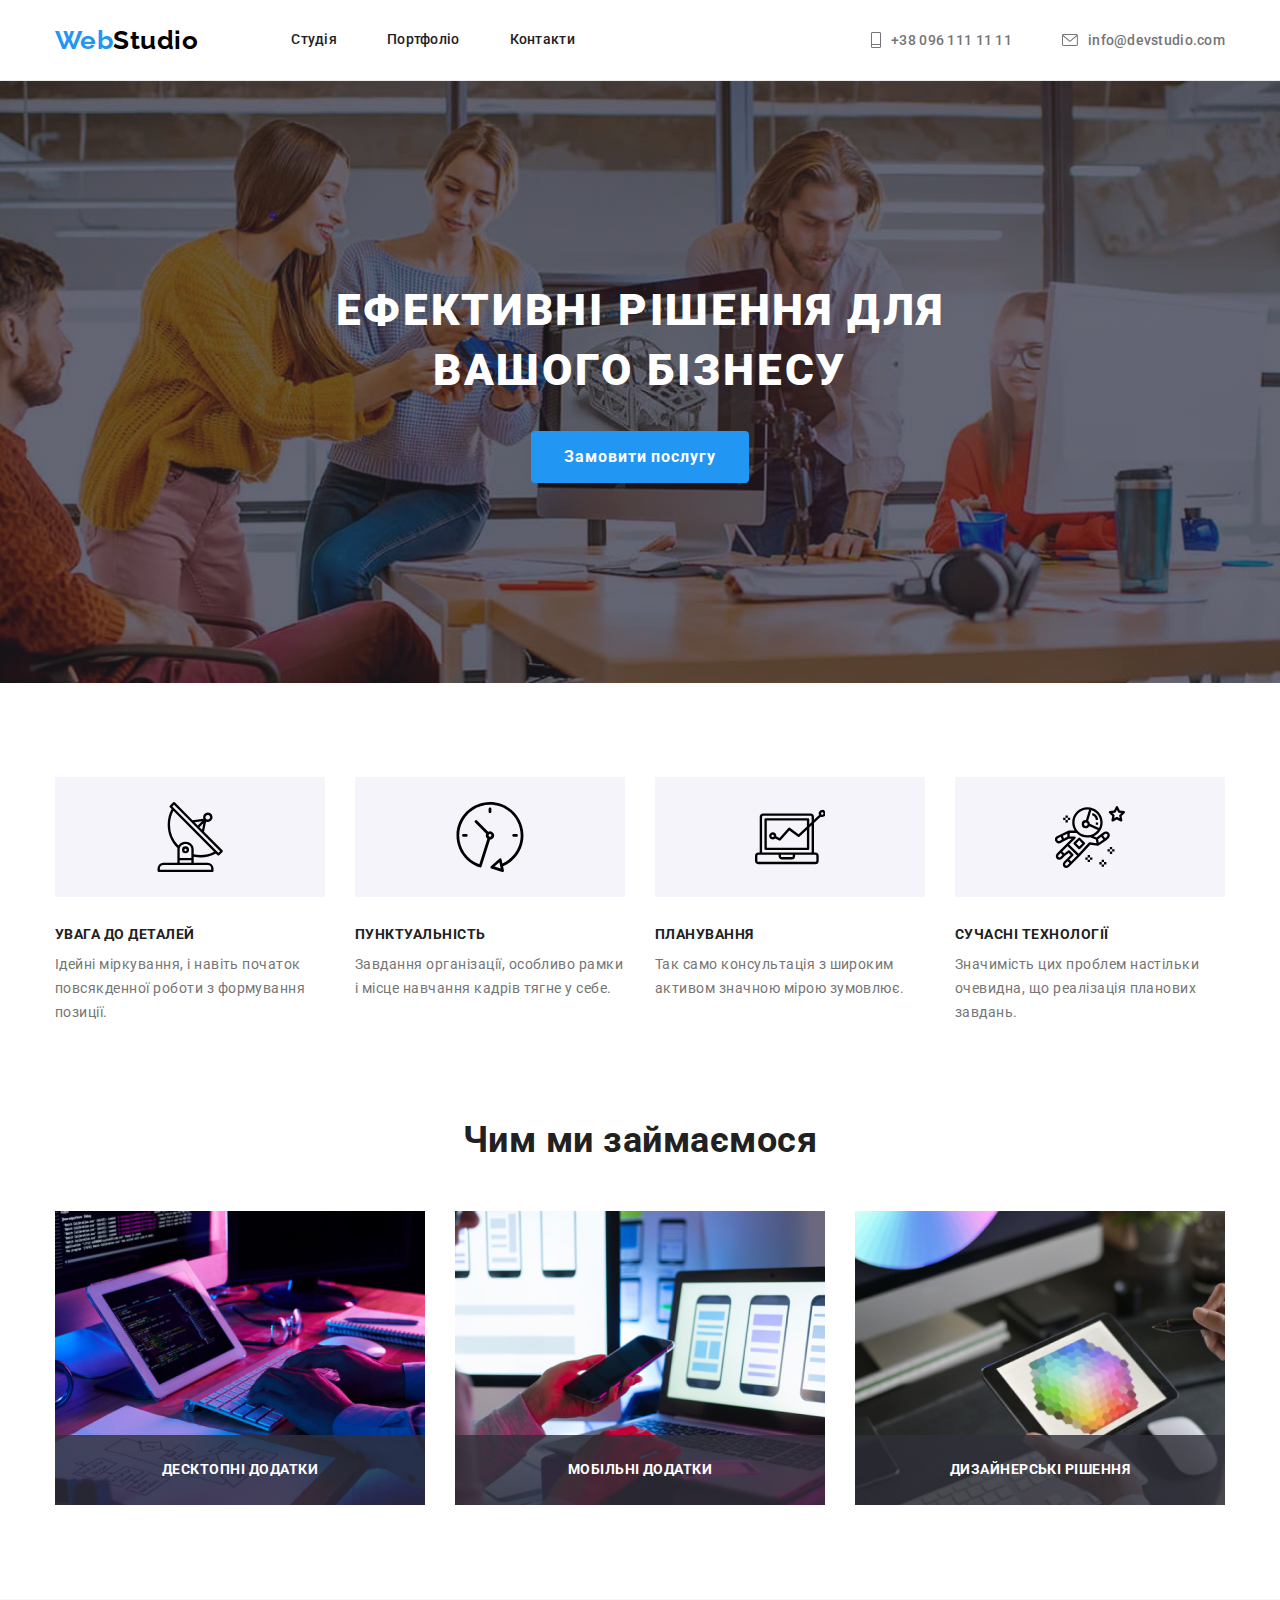
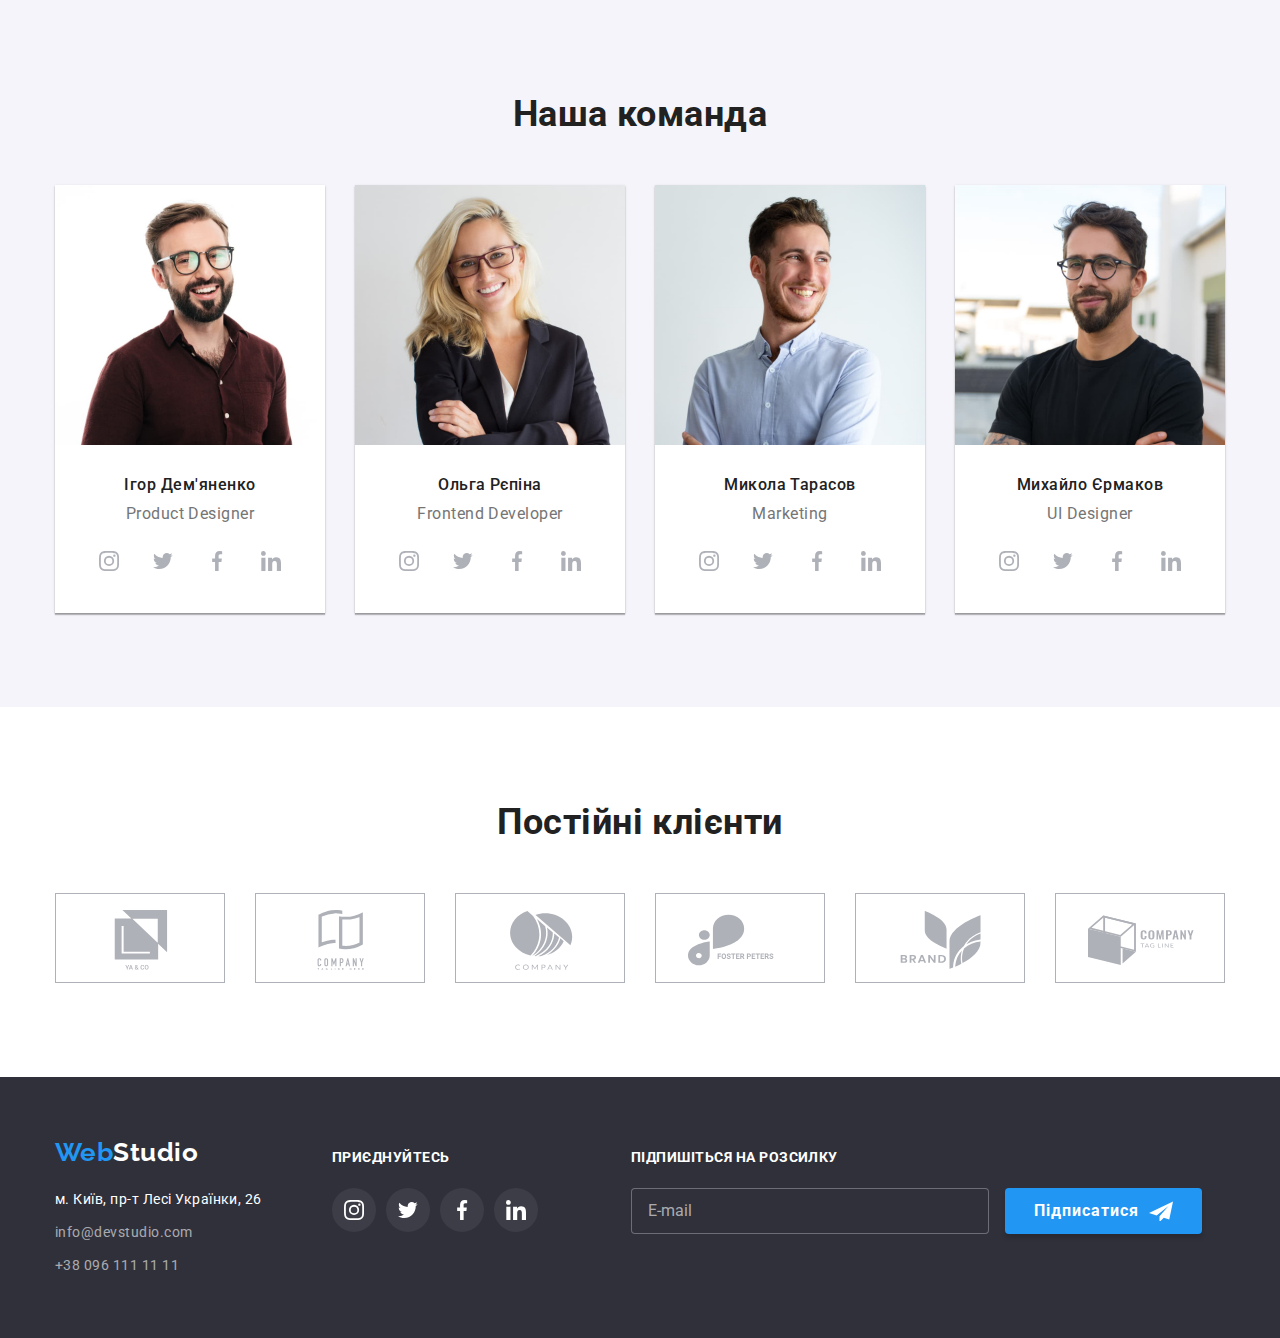
<file: index.html>
<!DOCTYPE html>
<html lang="uk">
  <head>
    <meta charset="UTF-8">
    <meta http-equiv="X-UA-Compatible" content="IE=edge">
    <meta name="viewport" content="width=device-width, initial-scale=1.0">
    <title>Web Studio</title>
    <link rel="preconnect" href="https://fonts.googleapis.com">
    <link rel="preconnect" href="https://fonts.gstatic.com" crossorigin>
    <link
    href="https://fonts.googleapis.com/css2?family=Raleway:wght@700&family=Roboto:wght@400;500;700;900&display=swap"
    rel="stylesheet">
    <link
      rel="stylesheet"
      href="https://cdnjs.cloudflare.com/ajax/libs/modern-normalize/1.1.0/modern-normalize.min.css">
    <link rel="stylesheet" href="./css/styles.css">
  </head>
  <body>
    <!--Шапка сторінки-->
    <header class="header">
      <div class="container nav-flex">
        <nav class="header-nav">
          <a class="logo link" href="./index.html"
            >Web<span class="logo-black">Studio</span></a
          >
          <!--Навігація на інші сторінки-->
          <ul class="header-nav-list list">
            <li class="header-nav-item">
              <a class="header-nav-link link" href="./index.html">Студія</a>
            </li>
            <li class="header-nav-item">
              <a class="header-nav-link link" href="./portfolio.html"
                >Портфоліо</a
              >
            </li>
            <li class="header-nav-item">
              <a class="header-nav-link link" href="/">Контакти</a>
            </li>
          </ul>
        </nav>
        <!--Контакти в шапці-->
        <ul class="header-contact-list list">
          <li class="header-contact-item">
            <a class="header-contact-link link" href="tel:+380961111111"
              ><svg class="contact-icon" width="10" height="16">
                <use href="./images/icons.svg#icon-mobile"></use>
              </svg>
              +38 096 111 11 11</a
            >
          </li>
          <li class="header-contact-item">
            <a class="header-contact-link link" href="mailto:info@devstudio.com"
              ><svg class="contact-icon" width="16" height="12">
                <use href="./images/icons.svg#icon-envelope"></use>
              </svg>
              info@devstudio.com</a
            >
          </li>
        </ul>
      </div>
    </header>
    <!--Секція заголовок-->
    <main>
      <!--Герой-->
      <section class="hero">
        <h1 class="hero-title">Ефективні рішення для вашого бізнесу</h1>
        <button class="hero-btn" type="button" data-modal-open>Замовити послугу</button>
      </section>
      <!--Секція перелік особливостей-->
      <section class="features-section">
        <div class="container">
          <!--Особливості сховати-->
          <h2 class="visually-hidden">Особливості</h2>
          <ul class="features-list list">
            <li class="features-item">
              <div class="features-icon-fon">
                <svg class="features-icon" width="70" height="70">
                  <use href="./images/icons.svg#icon-antenna"></use>
                </svg>
              </div>
              <h3 class="features-title">УВАГА ДО ДЕТАЛЕЙ</h3>
              <p class="features-text">
                Ідейні міркування, і навіть початок повсякденної роботи з
                формування позиції.
              </p>
            </li>
            <li class="features-item">
              <div class="features-icon-fon">
                <svg class="features-icon" width="70" height="70">
                  <use href="./images/icons.svg#icon-clock"></use>
                </svg>
              </div>
              <h3 class="features-title">ПУНКТУАЛЬНІСТЬ</h3>
              <p class="features-text">
                Завдання організації, особливо рамки і місце навчання кадрів
                тягне у себе.
              </p>
            </li>
            <li class="features-item">
              <div class="features-icon-fon">
                <svg class="features-icon" width="70" height="70">
                  <use href="./images/icons.svg#icon-diagram"></use>
                </svg>
              </div>
              <h3 class="features-title">ПЛАНУВАННЯ</h3>
              <p class="features-text">
                Так само консультація з широким активом значною мірою зумовлює.
              </p>
            </li>
            <li class="features-item">
              <div class="features-icon-fon">
                <svg class="features-icon" width="70" height="70">
                  <use href="./images/icons.svg#icon-astronaut"></use>
                </svg>
              </div>
              <h3 class="features-title">СУЧАСНІ ТЕХНОЛОГІЇ</h3>
              <p class="features-text">
                Значимість цих проблем настільки очевидна, що реалізація
                планових завдань.
              </p>
            </li>
          </ul>
        </div>
      </section>
      <!--Секція зайнятості-->
      <section class="work-section">
        <div class="container">
          <h2 class="section-title">Чим ми займаємося</h2>
          <ul class="work-list list">
            <li class="work-item">
              <img
                src="images/img-7.jpg"
                alt="фото кодування"
                width="370"
                height="294">
                <p class="work-text">Десктопні додатки</p>
            </li>
            <li class="work-item">
              <img
                src="images/img-6.jpg"
                alt="команда працює над інтерфейсом для мобільних пристроїв"
                width="370"
                height="294">
                <p class="work-text">Мобільні додатки</p>
            </li>
            <li class="work-item">
              <img
                src="images/img-5.jpg"
                alt="художник веб-дизайну, який працює над підбором 
                    кольорів на графічному планшеті."
                width="370"
                height="294">
                <p class="work-text">Дизайнерські рішення</p>
            </li>
          </ul>
        </div>
      </section>
      <!--Секція команда-->
      <section class="team-section">
        <div class="container">
          <h2 class="section-title">Наша команда</h2>
          <ul class="team-list list">
            <li class="team-item">
              <img
                src="images/img.jpg"
                alt="Ігор Дем'яненко Product Designer"
                width="270"
                height="260">
              <div class="team-workers">
                <h3 class="team-worker">Ігор Дем'яненко</h3>
                <p class="team-profession" lang="en">Product Designer</p>
                <ul class="team-social-list list">
                  <!--Іконка instagram-->
                  <li class="team-social-item">
                    <a class="team-social-link link" href="">
                      <svg class="team-social-icon" width="20" height="20">
                        <use href="./images/icons.svg#icon-instagram"></use>
                      </svg>
                    </a>
                  </li>
                  <!--Іконка twitter-->
                  <li class="team-social-item">
                    <a class="team-social-link link" href="">
                      <svg class="team-social-icon" width="20" height="20">
                        <use href="./images/icons.svg#icon-twitter"></use>
                      </svg>
                    </a>
                  </li>
                  <!--Іконка facebook-->
                  <li class="team-social-item">
                    <a class="team-social-link link" href="">
                      <svg class="team-social-icon" width="20" height="20">
                        <use href="./images/icons.svg#icon-facebook"></use>
                      </svg>
                    </a>
                  </li>
                  <!--Іконка linkedin-->
                  <li class="team-social-item">
                    <a class="team-social-link link" href="">
                      <svg class="team-social-icon" width="20" height="20">
                        <use href="./images/icons.svg#icon-linkedin"></use>
                      </svg>
                    </a>
                  </li>
                </ul>
              </div>
            </li>
            <li class="team-item">
              <img
                src="images/img-2.jpg"
                alt="Ольга Рєпіна Frontend Developer"
                width="270"
                height="260">
              <div class="team-workers">
                <h3 class="team-worker">Ольга Рєпіна</h3>
                <p class="team-profession" lang="en">Frontend Developer</p>
                <ul class="team-social-list list">
                  <!--Іконка instagram-->
                  <li class="team-social-item">
                    <a class="team-social-link link" href="">
                      <svg class="team-social-icon" width="20" height="20">
                        <use href="./images/icons.svg#icon-instagram"></use>
                      </svg>
                    </a>
                  </li>
                  <!--Іконка twitter-->
                  <li class="team-social-item">
                    <a class="team-social-link link" href="">
                      <svg class="team-social-icon" width="20" height="20">
                        <use href="./images/icons.svg#icon-twitter"></use>
                      </svg>
                    </a>
                  </li>
                  <!--Іконка facebook-->
                  <li class="team-social-item">
                    <a class="team-social-link link" href="">
                      <svg class="team-social-icon" width="20" height="20">
                        <use href="./images/icons.svg#icon-facebook"></use>
                      </svg>
                    </a>
                  </li>
                  <!--Іконка linkedin-->
                  <li class="team-social-item">
                    <a class="team-social-link link" href="">
                      <svg class="team-social-icon" width="20" height="20">
                        <use href="./images/icons.svg#icon-linkedin"></use>
                      </svg>
                    </a>
                  </li>
                </ul>
              </div>
            </li>
            <li class="team-item">
              <img
                src="images/img-3.jpg"
                alt="Микола Тарасов Marketing"
                width="270"
                height="260">
              <div class="team-workers">
                <h3 class="team-worker">Микола Тарасов</h3>
                <p class="team-profession" lang="en">Marketing</p>
                <ul class="team-social-list list">
                  <!--Іконка instagram-->
                  <li class="team-social-item">
                    <a class="team-social-link link" href="">
                      <svg class="team-social-icon" width="20" height="20">
                        <use href="./images/icons.svg#icon-instagram"></use>
                      </svg>
                    </a>
                  </li>
                  <!--Іконка twitter-->
                  <li class="team-social-item">
                    <a class="team-social-link link" href="">
                      <svg class="team-social-icon" width="20" height="20">
                        <use href="./images/icons.svg#icon-twitter"></use>
                      </svg>
                    </a>
                  </li>
                  <!--Іконка facebook-->
                  <li class="team-social-item">
                    <a class="team-social-link link" href="">
                      <svg class="team-social-icon" width="20" height="20">
                        <use href="./images/icons.svg#icon-facebook"></use>
                      </svg>
                    </a>
                  </li>
                  <!--Іконка linkedin-->
                  <li class="team-social-item">
                    <a class="team-social-link link" href="">
                      <svg class="team-social-icon" width="20" height="20">
                        <use href="./images/icons.svg#icon-linkedin"></use>
                      </svg>
                    </a>
                  </li>
                </ul>
              </div>
            </li>
            <li class="team-item">
              <img
                src="images/img-4.jpg"
                alt="Михайло Єрмаков UI Designer"
                width="270"
                height="260">
              <div class="team-workers">
                <h3 class="team-worker">Михайло Єрмаков</h3>
                <p class="team-profession" lang="en">UI Designer</p>
                <ul class="team-social-list list">
                  <!--Іконка instagram-->
                  <li class="team-social-item">
                    <a class="team-social-link link" href="">
                      <svg class="team-social-icon" width="20" height="20">
                        <use href="./images/icons.svg#icon-instagram"></use>
                      </svg>
                    </a>
                  </li>
                  <!--Іконка twitter-->
                  <li class="team-social-item">
                    <a class="team-social-link link" href="">
                      <svg class="team-social-icon" width="20" height="20">
                        <use href="./images/icons.svg#icon-twitter"></use>
                      </svg>
                    </a>
                  </li>
                  <!--Іконка facebook-->
                  <li class="team-social-item">
                    <a class="team-social-link link" href="">
                      <svg class="team-social-icon" width="20" height="20">
                        <use href="./images/icons.svg#icon-facebook"></use>
                      </svg>
                    </a>
                  </li>
                  <!--Іконка linkedin-->
                  <li class="team-social-item">
                    <a class="team-social-link link" href="">
                      <svg class="team-social-icon" width="20" height="20">
                        <use href="./images/icons.svg#icon-linkedin"></use>
                      </svg>
                    </a>
                  </li>
                </ul>
              </div>
            </li>
          </ul>
        </div>
      </section>
      <!--Секція клієнти-->
      <section class="client-section">
        <div class="container">
          <h2 class="client-title">Постійні клієнти</h2>
          <ul class="client-list list">
            <li class="client-item">
              <a class="client-link link" href="">
                <svg class="client-icon" width="106" height="60">
                  <use href="./images/icons.svg#icon-yaco"></use>
                </svg>
              </a>
            </li>

            <li class="client-item">
              <a class="client-link link" href="">
                <svg class="client-icon" width="106" height="60">
                  <use href="./images/icons.svg#icon-company"></use>
                </svg>
              </a>
            </li>

            <li class="client-item">
              <a class="client-link link" href="">
                <svg class="client-icon" width="106" height="60">
                  <use href="./images/icons.svg#icon-company2"></use>
                </svg>
              </a>
            </li>

            <li class="client-item">
              <a class="client-link link" href="">
                <svg class="client-icon" width="106" height="60">
                  <use href="./images/icons.svg#icon-foster"></use>
                </svg>
              </a>
            </li>

            <li class="client-item">
              <a class="client-link link" href="">
                <svg class="client-icon" width="106" height="60">
                  <use href="./images/icons.svg#icon-brand"></use>
                </svg>
              </a>
            </li>

            <li class="client-item">
              <a class="client-link link" href="">
                <svg class="client-icon" width="106" height="60">
                  <use href="./images/icons.svg#icon-tag"></use>
                </svg>
              </a>
            </li>
          </ul>
        </div>
      </section>
    </main>
    <!--Підвал-->
    <footer class="footer">
      <div class="container">
        <div class="footer-flex">
          <div class="footer-contacts-flex">
            <a class="logo link" href="./index.html"
              >Web<span class="logo-white">Studio</span></a
            >
            <!--Список контактів-->
            <address class="footer-contact">
              <ul class="footer-contact-list list">
                <li class="footer-contact-item">
                  <a
                    class="footer-contact-link address link"
                    href="https://goo.gl/maps/auwkPFudZit4B3rBA"
                    target="_blank"
                    rel="noreferrer noopener"
                    >м. Київ, пр-т Лесі Українки, 26</a
                  >
                </li>
                <li class="footer-contact-item">
                  <a
                    class="footer-contact-link link"
                    href="mailto:info@devstudio.com"
                    >info@devstudio.com</a
                  >
                </li>
                <li class="footer-contact-item">
                  <a class="footer-contact-link link" href="tel:+380961111111"
                    >+38 096 111 11 11</a
                  >
                </li>
              </ul>
            </address>
          </div>
          <!-- Секція приєднуйтесь-->
          <div class="footer-social-flex">
            <p class="footer-social-text">Приєднуйтесь</p>
            <ul class="footer-social-list list">
              <!--Іконка instagram-->
              <li class="footer-social-item">
                <a class="footer-social-link" href="">
                  <svg class="footer-social-icon" width="20" height="20">
                    <use href="./images/icons.svg#icon-instagram"></use>
                  </svg>
                </a>
              </li>
              <!--Іконка twitter-->
              <li class="footer-social-item">
                <a class="footer-social-link" href="">
                  <svg class="footer-social-icon" width="20" height="20">
                    <use href="./images/icons.svg#icon-twitter"></use>
                  </svg>
                </a>
              </li>
              <!--Іконка facebook-->
              <li class="footer-social-item">
                <a class="footer-social-link" href="">
                  <svg class="footer-social-icon" width="20" height="20">
                    <use href="./images/icons.svg#icon-facebook"></use>
                  </svg>
                </a>
              </li>
              <!--Іконка linkedin-->
              <li class="footer-social-item">
                <a class="footer-social-link" href="">
                  <svg class="footer-social-icon" width="20" height="20">
                    <use href="./images/icons.svg#icon-linkedin"></use>
                  </svg>
                </a>
              </li>
            </ul>
          </div>
          <div class="footer-submit">
            <p class="footer-submit-text">Підпишіться на розсилку</p>
            <div class="footer-submit-form">
              <label class="footer-submit-label" for="submit-mail"></label>
              <input class="footer-submit-input" type="email" name="submit-mail" id="submit-mail" placeholder="E-mail">
              <button class="footer-submit-btn" type="submit">Підписатися</button>
            </div>
          </div>
        </div>
      </div>
    </footer>
    <div class="backdrop is-hidden" data-modal>
      <div class="modal">
        <button type="button" class="close-btn" data-modal-close>
          <svg class= "modal-icon" width="11" height="11">
            <use href="./images/icons.svg#icon-vector"></use>
          </svg>
        </button>
        <form class="form">
          <span class="form-title">Залиште свої дані, ми вам передзвонимо</span>
          <div class="form-field top-title">
            <label class="form-label" for="name">Ім'я</label>
            <input class="form-input" type="text" name="name" id="name">
            <svg class="input-icon" width="12" height="12">
              <use href="./images/icons.svg#icon-name"></use>
            </svg>
          </div>
          <div class="form-field">
            <label class="form-label" for="tel">Телефон</label>
            <input class="form-input" type="tel" name="tel" id="tel">
            <svg class="input-icon" width="12" height="12">
              <use href="./images/icons.svg#icon-tel"></use>
            </svg>
          </div>
          <div class="form-field">
            <label class="form-label" for="email">Пошта</label>
            <input class="form-input" type="email" name="email" id="email">
            <svg class="input-icon" width="12" height="12">
              <use href="./images/icons.svg#icon-mail"></use>
            </svg>
          </div>
          <div class="form-field">
            <label class="comment-label" for="comment">Коментар</label>
            <textarea class="comment" name="comment" id="comment" rows="9" placeholder="Введіть текст"></textarea>
          </div>
          <div class="form-field-chek">
            <label class="policy-label" for="policy"></a>
              <input class="form-checkbox" type="checkbox" name="policy" id="policy">
              <span class="icon-chek"></span>
              Погоджуюся з розсилкою та приймаю <a class="policy-link" href="">Умови договору</a>
            </label>
          </div>
          <button class="form-btn" type="submit">Відправити</button>
        </form>
      </div>
    </div>
    <script src="./js/modal.js"></script>
  </body>
</html>
</file>
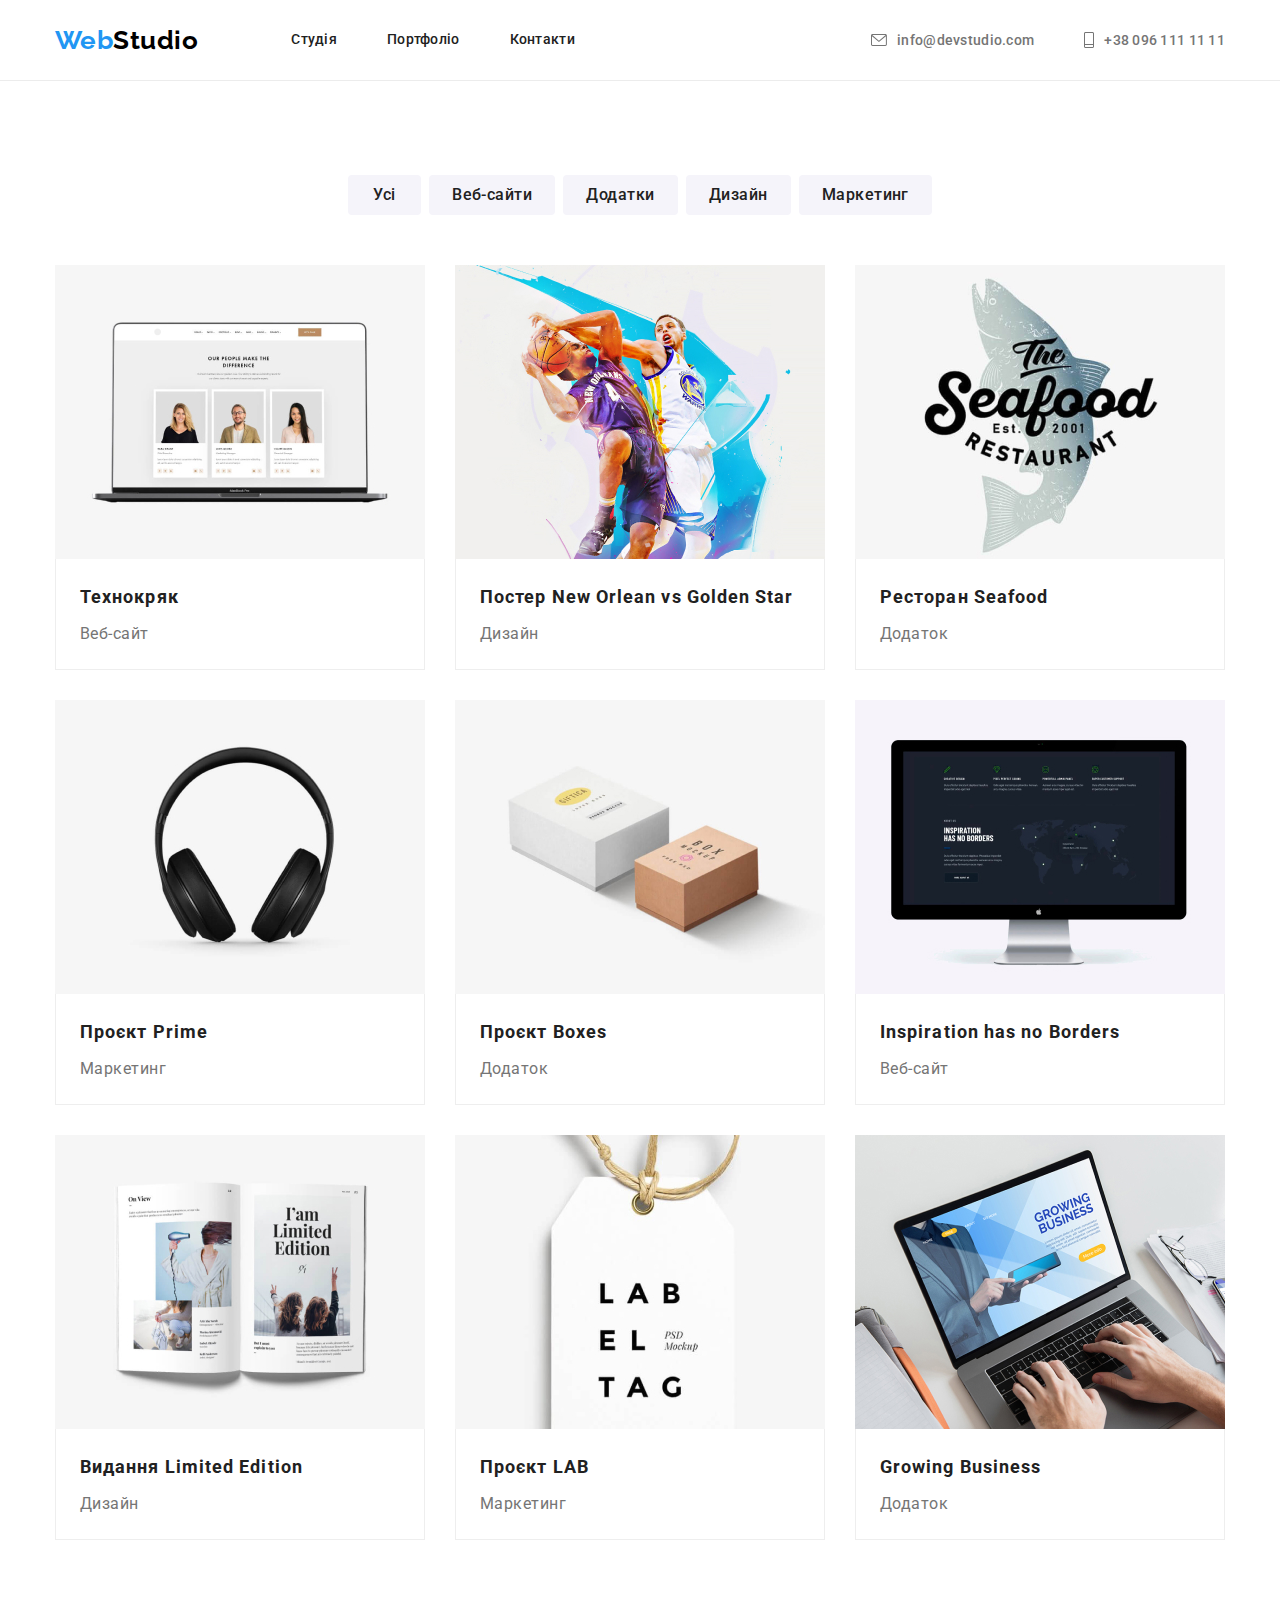
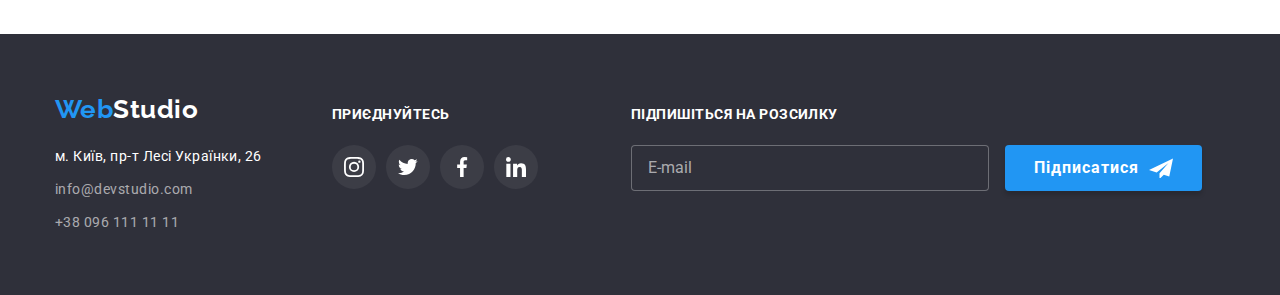
<file: portfolio.html>
<!DOCTYPE html>
<html lang="uk">
  <head>
    <meta charset="UTF-8" />
    <meta http-equiv="X-UA-Compatible" content="IE=edge" />
    <meta name="viewport" content="width=device-width, initial-scale=1.0" />
    <title>Портфоліо</title>
    <link rel="preconnect" href="https://fonts.googleapis.com" />
    <link rel="preconnect" href="https://fonts.gstatic.com" crossorigin />
    <link
      href="https://fonts.googleapis.com/css2?family=Raleway:wght@700&family=Roboto:wght@400;500;700;900&display=swap"
      rel="stylesheet"
    />
    <link
      rel="stylesheet"
      href="https://cdnjs.cloudflare.com/ajax/libs/modern-normalize/1.1.0/modern-normalize.min.css"
    />
    <link rel="stylesheet" href="./css/styles.css" />
  </head>
  <body>
    <!-- Шапка сторінки -->
    <header class="header">
      <div class="container nav-flex">
        <nav class="header-nav">
          <a class="logo link" href="./index.html"
            >Web<span class="logo-black">Studio</span></a
          >
          <ul class="header-nav-list list">
            <li class="header-nav-item">
              <a class="header-nav-link link" href="./index.html">Студія</a>
            </li>
            <li class="header-nav-item">
              <a class="header-nav-link link" href="./portfolio.html"
                >Портфоліо</a
              >
            </li>
            <li class="header-nav-item">
              <a class="header-nav-link link" href="">Контакти</a>
            </li>
          </ul>
        </nav>
        <ul class="header-contact-list list">
          <li class="header-contact-item">
            <a class="header-contact-link link" href="mailto:info@devstudio.com"
              ><svg class="contact-icon" width="16" height="12">
                <use href="./images/icons.svg#icon-envelope"></use>
              </svg>
              info@devstudio.com</a
            >
          </li>
          <li class="header-contact-item">
            <a class="header-contact-link link" href="tel:+380961111111"
              ><svg class="contact-icon" width="10" height="16">
                <use href="./images/icons.svg#icon-mobile"></use>
              </svg>
              +38 096 111 11 11</a
            >
          </li>
        </ul>
      </div>
    </header>
    <!-- Контент -->
    <main>
      <section class="portfolio-section">
        <div class="container">
          <h1 hidden>Приклади робіт</h1>
          <ul class="portfolio-btn-list list">
            <li class="portfolio-btn-item">
              <button class="portfolio-btn" type="button">Усі</button>
            </li>
            <li class="portfolio-btn-item">
              <button class="portfolio-btn" type="button">Веб-сайти</button>
            </li>
            <li class="portfolio-btn-item">
              <button class="portfolio-btn" type="button">Додатки</button>
            </li>
            <li class="portfolio-btn-item">
              <button class="portfolio-btn" type="button">Дизайн</button>
            </li>
            <li class="portfolio-btn-item">
              <button class="portfolio-btn" type="button">Маркетинг</button>
            </li>
          </ul>
        </div>
        <div class="container">
          <ul class="portfolio-list list">
            <li class="portfolio-item">
              <div class="portfolio-description">
              <img
                src="./images/img-8.jpg"
                alt="відкритий ноутбук на сторінці веб-сайту Технокряк"
                width="370"
                height="294"
              />
              <div class="portfolio-overlay">
                <p class="portfolio-description-text">Технокряк це сучасний майданчик поширення коронавірусу. Компанії використовують цю платформу для цифрового шпигунства та атак на захищені сервери конкурентів.</p>
              </div>
              </div>
              <div class="portfolio-border">
                <h2 class="portfolio-list-title">Технокряк</h2>
                <p class="portfolio-list-text">Веб-сайт</p>
              </div>
            </li>
            <li class="portfolio-item">
              <div class="portfolio-description">
              <img
                src="./images/img-9.jpg"
                alt="гравці New Orlean vs Golden Star грають в баскетбол"
                width="370"
                height="294"
              />
              <div class="portfolio-overlay">
                <p class="portfolio-description-text">Технокряк це сучасний майданчик поширення коронавірусу. Компанії використовують цю платформу для цифрового шпигунства та атак на захищені сервери конкурентів.</p>
              </div>
              </div>
              <div class="portfolio-border">
                <h2 class="portfolio-list-title">
                  Постер New Orlean vs Golden Star
                </h2>
                <p class="portfolio-list-text">Дизайн</p>
              </div>
            </li>
            <li class="portfolio-item">
              <div class="portfolio-description">
              <img
                src="./images/img-10.jpg"
                alt="лого ресторану Seafood"
                width="370"
                height="294"
              />
              <div class="portfolio-overlay">
                <p class="portfolio-description-text">Технокряк це сучасний майданчик поширення коронавірусу. Компанії використовують цю платформу для цифрового шпигунства та атак на захищені сервери конкурентів.</p>
              </div>
              </div>
              <div class="portfolio-border">
                <h2 class="portfolio-list-title">Ресторан Seafood</h2>
                <p class="portfolio-list-text">Додаток</p>
              </div>
            </li>
            <li class="portfolio-item">
              <div class="portfolio-description">
              <img
                src="./images/img-11.jpg"
                alt="навушники"
                width="370"
                height="294"
              />
              <div class="portfolio-overlay">
                <p class="portfolio-description-text">Технокряк це сучасний майданчик поширення коронавірусу. Компанії використовують цю платформу для цифрового шпигунства та атак на захищені сервери конкурентів.</p>
              </div>
              </div>
              <div class="portfolio-border">
                <h2 class="portfolio-list-title">Проєкт Prime</h2>
                <p class="portfolio-list-text">Маркетинг</p>
              </div>
            </li>
            <li class="portfolio-item">
              <div class="portfolio-description">
              <img
                src="./images/img-12.jpg"
                alt="дві коробки різного розміру та кольору"
                width="370"
                height="294"
              />
              <div class="portfolio-overlay">
                <p class="portfolio-description-text">Технокряк це сучасний майданчик поширення коронавірусу. Компанії використовують цю платформу для цифрового шпигунства та атак на захищені сервери конкурентів.</p>
              </div>
              </div>
              <div class="portfolio-border">
                <h2 class="portfolio-list-title">Проєкт Boxes</h2>
                <p class="portfolio-list-text">Додаток</p>
              </div>
            </li>
            <li class="portfolio-item">
              <div class="portfolio-description">
              <img
                src="./images/img-13.jpg"
                alt="увімкненний моноблок apple imac на 
                    сторінці веб-сайту"
                width="370"
                height="294"
              />
              <div class="portfolio-overlay">
                <p class="portfolio-description-text">Технокряк це сучасний майданчик поширення коронавірусу. Компанії використовують цю платформу для цифрового шпигунства та атак на захищені сервери конкурентів.</p>
              </div>
              </div>
              <div class="portfolio-border">
                <h2 class="portfolio-list-title">Inspiration has no Borders</h2>
                <p class="portfolio-list-text">Веб-сайт</p>
              </div>
            </li>
            <li class="portfolio-item">
              <div class="portfolio-description">
              <img
                src="./images/img-14.jpg"
                alt="відкритий журнал"
                width="370"
                height="294"
              />
              <div class="portfolio-overlay">
                <p class="portfolio-description-text">Технокряк це сучасний майданчик поширення коронавірусу. Компанії використовують цю платформу для цифрового шпигунства та атак на захищені сервери конкурентів.</p>
              </div>
              </div>
              <div class="portfolio-border">
                <h2 class="portfolio-list-title">Видання Limited Edition</h2>
                <p class="portfolio-list-text">Дизайн</p>
              </div>
            </li>
            <li class="portfolio-item">
              <div class="portfolio-description">
              <img
                src="./images/img-15.jpg"
                alt="етикетка LAB"
                width="370"
                height="294"
              />
              <div class="portfolio-overlay">
                <p class="portfolio-description-text">Технокряк це сучасний майданчик поширення коронавірусу. Компанії використовують цю платформу для цифрового шпигунства та атак на захищені сервери конкурентів.</p>
              </div>
              </div>
              <div class="portfolio-border">
                <h2 class="portfolio-list-title">Проєкт LAB</h2>
                <p class="portfolio-list-text">Маркетинг</p>
              </div>
            </li>
            <li class="portfolio-item">
              <div class="portfolio-description">
              <img
                src="./images/img-16.jpg"
                alt="людина працює за ноутбуком"
                width="370"
                height="294"
              />
              <div class="portfolio-overlay">
                <p class="portfolio-description-text">Технокряк це сучасний майданчик поширення коронавірусу. Компанії використовують цю платформу для цифрового шпигунства та атак на захищені сервери конкурентів.</p>
              </div>
              </div>
              <div class="portfolio-border">
                <h2 class="portfolio-list-title">Growing Business</h2>
                <p class="portfolio-list-text">Додаток</p>
              </div>
            </li>
          </ul>
        </div>
      </section>
    </main>
    <!-- Підвал -->
    <footer class="footer">
      <div class="container">
        <div class="footer-flex">
          <div class="footer-contacts-flex">
            <a class="logo link" href="./index.html"
              >Web<span class="logo-white">Studio</span></a
            >
            <!-- Список контактів -->
            <address class="footer-contact">
              <ul class="footer-contact-list list">
                <li class="footer-contact-item">
                  <a
                    class="footer-contact-link address link"
                    href="https://goo.gl/maps/auwkPFudZit4B3rBA"
                    target="_blank"
                    rel="noreferrer noopener"
                    >м. Київ, пр-т Лесі Українки, 26</a
                  >
                </li>
                <li class="footer-contact-item">
                  <a
                    class="footer-contact-link link"
                    href="mailto:info@devstudio.com"
                    >info@devstudio.com</a
                  >
                </li>
                <li class="footer-contact-item">
                  <a class="footer-contact-link link" href="tel:+380961111111"
                    >+38 096 111 11 11</a
                  >
                </li>
              </ul>
            </address>
          </div>
          <!-- Секція приєднуйтесь-->
          <div class="footer-social-flex">
            <p class="footer-social-text">Приєднуйтесь</p>
            <ul class="footer-social-list list">
              <!--Іконка instagram-->
              <li class="footer-social-item">
                <a class="footer-social-link" href="">
                  <svg class="footer-social-icon" width="20" height="20">
                    <use href="./images/icons.svg#icon-instagram"></use>
                  </svg>
                </a>
              </li>
              <!--Іконка twitter-->
              <li class="footer-social-item">
                <a class="footer-social-link" href="">
                  <svg class="footer-social-icon" width="20" height="20">
                    <use href="./images/icons.svg#icon-twitter"></use>
                  </svg>
                </a>
              </li>
              <!--Іконка facebook-->
              <li class="footer-social-item">
                <a class="footer-social-link" href="">
                  <svg class="footer-social-icon" width="20" height="20">
                    <use href="./images/icons.svg#icon-facebook"></use>
                  </svg>
                </a>
              </li>
              <!--Іконка linkedin-->
              <li class="footer-social-item">
                <a class="footer-social-link" href="">
                  <svg class="footer-social-icon" width="20" height="20">
                    <use href="./images/icons.svg#icon-linkedin"></use>
                  </svg>
                </a>
              </li>
            </ul>
          </div>
          <div class="footer-submit">
            <p class="footer-submit-text">Підпишіться на розсилку</p>
            <div class="footer-submit-form">
              <label class="footer-submit-label" for="submit-mail"></label>
              <input class="footer-submit-input" type="email" name="submit-mail" id="submit-mail" placeholder="E-mail">
              <button class="footer-submit-btn" type="submit">Підписатися</button>
            </div>
          </div>
        </div>
      </div>
    </footer>
  </body>
</html>
</file>
<file: css/styles.css>
:root {
    --primary-text-color: #212121;
    --secondary-text-color: #757575;
    --white-text-color: #ffffff;
    --accent-color: #2196f3;
    --black-logo-color: #000000;
    --footer-text-color: rgba(255, 255, 255, 0.6);
    --white-background-color: #ffffff;
    --hero-background-color: #2f303a;
    --team-background-color: #f5f4fa;
}

body {
    font-family: "Roboto", sans-serif;
    letter-spacing: 0.03em;
    background-color: var(--white-background-color);
    color: var(--primary-text-color);
}

/* прибираємо точки списків */
.list {
    list-style: none;
}

/* прибираємо підкреслення посилань */
.link {
    text-decoration: none;
}

/* прибираємо додаткове місце під інлайновим елементом */
img {
    display: block;
    max-width: 100%;
    height: auto;
}

/* глобальне скидання margin, padding */
h1,
h2,
h3,
h4,
h5,
h6,
p,
ul {
    margin: 0;
    padding: 0;
}

.container {
    width: 1200px;
    margin-left: auto;
    margin-right: auto;
    padding-left: 15px;
    padding-right: 15px;
  /* outline: 2px solid red; */
}

.logo {
    font-family: "Raleway", sans-serif;
    font-weight: 700;
    font-size: 26px;
    line-height: 1.19;
    color: var(--accent-color);
    align-items: center;
    text-align: center;
}

.section-title {
    font-weight: 700;
    font-size: 36px;
    line-height: 1.17;
    text-align: center;
    color: var(--primary-text-color);
}

.features-icon-fon {
    display: flex;
    width: 270px;
    height: 120px;
    align-items: center;
    justify-content: center;
    flex-direction: column;
    margin-bottom: 30px;

    background-color: var(--team-background-color);
}

.footer-contact-link {
    font-style: normal;
    font-size: 14px;
    line-height: 1.71;
    color: var(--footer-text-color);
    transition: color 250ms cubic-bezier(0.4, 0, 0.2, 1);
}

.footer-contact-link:hover,
.footer-contact-link:focus {
    color: var(--accent-color);
}

/* ------------ШАПКА-------------- */

.header {
    border-bottom: 1px solid #ececec;
}

.nav-flex {
    display: flex;
    align-items: center;
}

.header-nav {
    display: flex;
    align-items: center;
}
.logo-black {
    color: var(--black-logo-color);
}

.header-nav-list {
    display: flex;
    margin-left: 93px;
}

.header-nav-item:not(:last-child) {
    margin-right: 50px;
}

.header-nav-link {
    display: block;
    padding-top: 32px;
    padding-bottom: 32px;

    font-weight: 500;
    font-size: 14px;
    line-height: 1.14;
    letter-spacing: 0.02em;
    color: var(--primary-text-color);
    position: relative;
    transition: color 250ms cubic-bezier(0.4, 0, 0.2, 1);
}

.header-contact-list {
    display: flex;
    margin-left: auto;
}

.header-contact-item + .header-contact-item {
    margin-left: 50px;
}

.header-contact-link {
    display: inline-flex;
    padding: 32px 0px 32px;
    color: var(--secondary-text-color);
    align-items: center;

    font-weight: 500;
    font-size: 14px;
    line-height: 16px;
    letter-spacing: 0.02em;
    color: var(--secondary-text-color);
    transition: color 250ms cubic-bezier(0.4, 0, 0.2, 1);
}

.contact-icon {
    margin-right: 10px;
    fill: currentColor;
}

.header-nav-link:hover,
.header-nav-link:focus,
.header-contact-link:hover,
.header-contact-link:focus {
    color: var(--accent-color);
}

.header-nav-link.current {
    color: var(--accent-color);
}

.header-nav-link.current::after { 
    position: absolute;

    display: block;
    content: '';
    width: 100%;
    height: 4px;
    border-radius: 2px;
    bottom: -1px;

    background-color: var(--accent-color);
}

/* ------------ГЕРОЙ-------------- */

.hero {
    padding-top: 200px;
    padding-bottom: 200px;

    max-width: 1600px;
    min-height: 600px;
    margin-left: auto;
    margin-right: auto;

    background-image: linear-gradient(
    to right,
    rgba(47, 48, 58, 0.4),
    rgba(47, 48, 58, 0.4)
    ),
        url(../images/Img-17.jpg);
    background-color: var(--hero-background-color);
    background-repeat: no-repeat;
    background-position: center;
    background-size: cover;

    text-align: center;
}

.hero-title {
    margin-bottom: 30px;
    margin-left: auto;
    margin-right: auto;
    max-width: 696px;

    font-weight: 900;
    font-size: 44px;
    line-height: 1.36;
    letter-spacing: 0.06em;
    text-transform: uppercase;
    color: var(--white-text-color);
}

.hero-btn {
    display: inline-block;
    min-width: 200px;
    border-radius: 4px;
    border: 1px solid transparent;
    padding: 10px 32px;

    background-color: var(--accent-color);
    color: var(--white-text-color);

    font-family: "Roboto", sans-serif;
    font-weight: 700;
    font-size: 16px;
    line-height: 1.88;
    align-items: center;
    text-align: center;
    letter-spacing: 0.06em;
    cursor: pointer;

    transition: background-color 250ms cubic-bezier(0.4, 0, 0.2, 1),
    color 250ms cubic-bezier(0.4, 0, 0.2, 1);
}

.hero-btn:hover,
.hero-btn:focus {
    background-color: var(--white-text-color);
    color: var(--accent-color);
}

/* ------------ПЕРЕВАГИ-------------- */

.features-section {
    padding-top: 94px;
    padding-bottom: 94px;
}

.visually-hidden {
    position: absolute;

    width: 1px;
    height: 1px;
    margin: -1px;
    padding: 0;

    overflow: hidden;
    border: 0;
    clip: rect(0 0 0 0);
}

.features-list {
    display: flex;
}

.features-item:not(:last-child) {
    margin-right: 30px;
    max-width: 270px;
}

.features-icon {
    align-items: center;
}

.features-title {
    margin-bottom: 10px;

    font-weight: 700;
    font-size: 14px;
    line-height: 1.14;
    text-transform: uppercase;
}

.features-text {
    font-size: 14px;
    line-height: 1.71;
    color: var(--secondary-text-color);
}

/* ------------СПИСОК ЗАНЯТТЯ-------------- */
.work-section {
    padding-bottom: 94px;
}

.section-title {
    margin-bottom: 50px;
}

.work-list {
    display: flex;
}

.work-item {
    position: relative;

}

.work-item:not(:last-child) {
    margin-right: 30px;
}

.work-text {
    width: 100%;
    position: absolute;
    bottom: 0;
    left: 0;


    padding: 27px 0px;

    font-weight: bold;
    font-size: 14px;
    line-height: 1.14;
    text-align: center;
    text-transform: uppercase;

    color: var(--white-text-color);
    background-color: rgba(47, 48, 58, 0.8);
}

/* ----------------КОМАНДА----------------- */

.team-section {
    padding-top: 94px;
    padding-bottom: 94px;

    background-color: var(--team-background-color);
}

.team-list {
    display: flex;
}

.team-item {
    box-shadow: 0px 1px 3px rgba(0, 0, 0, 0.12), 0px 1px 1px rgba(0, 0, 0, 0.14),
    0px 2px 1px rgba(0, 0, 0, 0.2);
    background-color: var(--white-background-color);
}

.team-item:not(:last-child) {
    margin-right: 30px;
}

.team-workers {
    padding: 30px 0px;
}

.team-worker {
    font-weight: 500;
    font-size: 16px;
    line-height: 1.19;
    text-align: center;
}

.team-profession {
    margin-top: 10px;

    font-size: 16px;
    line-height: 1.19;
    text-align: center;
    color: var(--secondary-text-color);
}

.team-social-list {
    display: flex;
    padding: 0px 32px;
    margin-top: 16px;
    list-style: none;
    justify-content: space-between;
    align-items: center;
}

.team-social-item {
    width: 44px;
    height: 44px;
}

.team-social-link {
    width: 44px;
    height: 44px;
    display: block;
    border-radius: 50%;
    color: #afb1b8;
    background-color: #ffffff;

    transition: background-color 250ms cubic-bezier(0.4, 0, 0.2, 1),
    color 250ms cubic-bezier(0.4, 0, 0.2, 1);
}

.team-social-link:hover,
.team-social-link:focus {
    color: #ffffff;
    background-color: var(--accent-color);
}

.team-social-icon {
    margin: 12px 0px 0px 12px;
    fill: currentColor;
}

/* ---------------КЛІЄНТИ---------------- */
.client-section {
    padding-top: 94px;
    padding-bottom: 94px;
}

.client-title {
    margin-bottom: 50px;

    font-weight: 700;
    font-size: 36px;
    line-height: 1.17;
    text-align: center;
}

.client-list {
    display: flex;
    padding: 0;
    margin: 0;
    list-style: none;
    justify-content: space-between;
    align-items: center;
}

.client-item {
    width: 170px;
    height: 90px;
    transition: border-color 250ms cubic-bezier(0.4, 0, 0.2, 1),
    color 250ms cubic-bezier(0.4, 0, 0.2, 1);
}

.client-item:not(:last-child) {
    margin-right: 30px;
}

.client-link {
    width: 170px;
    height: 90px;
    display: block;
    border: 1px solid #afb1b8;
    color: #afb1b8;
    background-color: #fff;
    padding: 16px 32px;
    transition: border-color 250ms cubic-bezier(0.4, 0, 0.2, 1),
    color 250ms cubic-bezier(0.4, 0, 0.2, 1);
}

.client-link:hover,
.client-link:focus {
    color: var(--accent-color);
    border-color: var(--accent-color);
}

.client-icon {
    fill: currentColor;
}

.client-item:hover,
.client-item:focus {
    color: var(--accent-color);
    border-color: var(--accent-color);
}

/* ----------------ПОДВАЛ----------------- */
.footer {
    padding-top: 60px;
    padding-bottom: 60px;
    background-color: var(--hero-background-color);
}

.footer-flex {
    display: flex;
    margin: 0;
    padding: 0;
    list-style: none;
}

.footer-social-text {
    padding: 20px 0px 10px 0px;
    margin-bottom: 20px;
    font-weight: 700;
    font-size: 14px;
    line-height: 1.14px;
    text-transform: uppercase;
    color: var(--white-text-color);
}

.footer-social-flex {
    margin-left: 70px;
    width: 206px;
}

.footer-social-list {
    display: flex;
    padding: 0;
    margin-top: 0;
    list-style: none;
    justify-content: space-between;
    align-items: center;
}

.footer-social-item {
    width: 44px;
    height: 44px;
}

.footer-social-link {
    width: 44px;
    height: 44px;
    display: block;
    border-radius: 50%;
    color: #ffffff;
    background-color: #ffffff10;
    transition: background-color 250ms cubic-bezier(0.4, 0, 0.2, 1),
    color 250ms cubic-bezier(0.4, 0, 0.2, 1);
}

.footer-social-link:hover,
.footer-social-link:focus {
    color: #ffffff;
    background-color: var(--accent-color);
}

.footer-social-icon {
    margin: 12px 0px 0px 12px;
    fill: currentColor;
}

.logo-white {
    color: var(--white-text-color);
}

.footer-contact {
    margin-top: 20px;
}
.footer-contact-link.address {
    color: var(--white-text-color);
}


.footer-contact-item {
    margin-top: 9px;
}

.footer-contact-link:hover,
.footer-contact-link:focus {
    color: var(--accent-color);
}

.footer-submit {
  /* width: 570px; */
    margin-left: 93px;
}

.footer-submit-text {
    padding: 20px 0px 10px 0px;
    margin-bottom: 20px;
    font-weight: 700;
    font-size: 14px;
    line-height: 1.14px;
    text-transform: uppercase;

    color: var(--white-text-color);
}

.footer-submit-input {
    width: 358px;
    margin: 0;
    padding: 13px 16px;
    border-radius: 4px;

    border: 1px solid rgba(255, 255, 255, 0.3);
    background-color: var(--hero-background-color);
    color: var(--white-text-color);
}

.footer-submit-input::placeholder {
    font-size: 16px;
    line-height: 1.25;

    color: rgba(255, 255, 255, 0.6);
}

.footer-submit-btn {
    display: inline-flex;
    align-items: center;
    justify-content: center;

    border: none;
    margin: 0;
    padding: 8px 29px;
    border-radius: 4px;

    background-color: var(--accent-color);
    box-shadow: 0px 4px 4px rgba(0, 0, 0, 0.15);
    color: var(--white-text-color);

    font-family: 'Roboto';
    font-style: normal;
    font-weight: 700;
    font-size: 16px;
    line-height: 1.87;
    letter-spacing: 0.06em;

    cursor: pointer;
    min-height: 43px;
    margin-left: 12px;
}

.footer-submit-btn::after {
    content: '';
    display: inline-block;
    width: 24px;
    height: 20px;
    margin-left: 10px;
    background-image: url(../images/send.svg);
}

/* --------------------ПОРТФОЛІО----------------- */

.portfolio-section {
    padding-top: 94px;
    padding-bottom: 94px;
}

.portfolio-btn-list {
    display: flex;
    justify-content: center;
    margin-bottom: 50px;
}

.portfolio-btn-item:not(:last-child) {
    margin-right: 8px;
}

.portfolio-item:hover .portfolio-overlay {
    transform: translateY(0);
}

.portfolio-description {
    position: relative;
    overflow: hidden;
}

.portfolio-overlay {
    position: absolute;

    display: inline-block;
    content: '';
    width: 100%;
    height: 100%;
    top: 0;
    left: 0;

    background-color: rgba(33, 150, 243, 0.9);

    transform: translateY(100%);
    transition: transform 250ms cubic-bezier(0.4, 0, 0.2, 1);
}

.portfolio-description-text {
    position: absolute;
    top: 0;
    left: 0;

    padding: 63px 24px;

    font-size: 18px;
    line-height: 1.56;

    color: var(--white-text-color);
}

.portfolio-btn {
    display: inline-block;
    min-width: 73px;
    border-radius: 4px;
    border: 1px solid transparent;
    padding: 6px 22px;

    font-family: "Roboto", sans-serif;
    font-weight: 500;
    font-size: 16px;
    line-height: 1.63;
    letter-spacing: 0.03em;
    text-align: center;
    background-color: var(--team-background-color);
    color: var(--primary-text-color);
    cursor: pointer;

    transition: background-color 250ms cubic-bezier(0.4, 0, 0.2, 1),
    color 250ms cubic-bezier(0.4, 0, 0.2, 1),
    box-shadow 250ms cubic-bezier(0.4, 0, 0.2, 1);
}

.portfolio-btn:hover,
.portfolio-btn:focus {
    background-color: var(--accent-color);
    color: var(--white-text-color);
    box-shadow: 0px 3px 1px rgba(0, 0, 0, 0.1), 0px 1px 2px rgba(0, 0, 0, 0.08),
    0px 2px 2px rgba(0, 0, 0, 0.12);
}

.portfolio-list {
    display: flex;
    flex-wrap: wrap;
    margin: -15px;
}

.portfolio-item {
    margin: 15px;
    transition: box-shadow 250ms cubic-bezier(0.4, 0, 0.2, 1);
}

.portfolio-item:hover,
.portfolio-item:focus {
    box-shadow: 0px 3px 1px rgba(0, 0, 0, 0.1), 0px 1px 2px rgba(0, 0, 0, 0.08),
    0px 2px 2px rgba(0, 0, 0, 0.12);
}

.portfolio-border {
    border: 1px solid #eeeeee;
    border-top: transparent;
    padding: 20px 24px;
}

.portfolio-list-title {
    font-weight: 700;
    font-size: 18px;
    line-height: 2;
    letter-spacing: 0.06em;
}

.portfolio-list-text {
    margin-top: 4px;

    font-size: 16px;
    line-height: 1.87;
    color: var(--secondary-text-color);
}


/* ----------------MODAL--------------------- */

.backdrop {
    position: fixed;

    display: flex;
    align-items: center;
    justify-content: center;

    width: 100vw;
    height: 100vh;

    background-color: rgba(0, 0, 0, 0.2);;

    top: 0;
    transition: opacity 250ms cubic-bezier(0.4, 0, 0.2, 1), visibility 250ms cubic-bezier(0.4, 0, 0.2, 1);
}

.backdrop.is-hidden {
    opacity: 0;
    visibility: hidden;
    pointer-events: none;
}

.backdrop.is-hidden .modal {
    transform: scale(2);
}

.modal {
    width: 528px;
    min-height: 581px;
    background-color: #ffffff;

    position: relative;
    transform: scale(1);
    transition: transform 250ms cubic-bezier(0.4, 0, 0.2, 1);
}

.close-btn {
    position: absolute;

    display: flex;
    align-items: center;
    justify-content: center;

    right: 8px;
    top: 8px;
    background-color: transparent;
    border-radius: 50%;
    width: 30px;
    height: 30px;
    border: 1px solid rgba(0, 0, 0, 0.1);

    cursor: pointer;
}

.close-btn:hover .modal-icon {
    fill: var(--accent-color)
}

.form {
    width: 528px;
    margin-left: auto;
    margin-right: auto;
    padding: 40px;
}

.form-title {
    font-weight: 700;
    font-size: 20px;
    line-height: 1.15;
    text-align: center;
}

.top-title {
    margin-top: 12px;
}

.form-field{ 
    position: relative;
    display: flex;
    flex-direction: column;
    margin-bottom: 10px;
}

.form-label,
.comment-label {
    font-size: 12px;
    line-height: 1.17;
    letter-spacing: 0.01em;
    color: var(--secondary-text-color);
    margin-bottom: 4px;
}

.form-input {
    width: 100%;
    margin: 0;
    padding: 11px 42px;
    border: 1px solid rgba(33, 33, 33, 0.2);
    border-radius: 4px;

    transition: border-color 250ms cubic-bezier(0.4, 0, 0.2, 1);
}

.form-input:hover,
.form-input:focus {
    outline: none;
    border-color: var(--accent-color);
}

.input-icon {
    position: absolute;
    top: 50%;
    left: 15px;
    transform: translateY(25%);

    display: inline-block;
    width: 12px;
    height: 12px;

    transition: fill 250ms cubic-bezier(0.4, 0, 0.2, 1);
}

.form-input:hover ~ .input-icon,
.form-input:focus ~ .input-icon {
    fill:var(--accent-color)
}

textarea {
    resize: none;
    border: 1px solid rgba(33, 33, 33, 0.2);
    border-radius: 4px;
    padding: 12px 16px;
    font-size: 12px;
    line-height: 1.17;
    letter-spacing: 0.01em;
    height: 120px;

    transition: border-color 250ms cubic-bezier(0.4, 0, 0.2, 1);
}

textarea:hover, 
textarea:focus {
    outline: none;
    border-color: var(--accent-color);
}

.comment::placeholder {
    font-size: 12px;
    line-height: 1.17;
    letter-spacing: 0.01em;
    color: rgba(117, 117, 117, 0,5);
}

.form-field-chek {
    padding-left: 14px;
    margin-top: 25px;
    margin-bottom: 30px;
}

.icon-chek {
    display: inline-block;
    width: 16px;
    height: 15px;
    border: 2px solid #212121;
    border-radius: 2px;
    margin-right: 7px;
}

.form-checkbox {
    position: absolute;

    width: 1px;
    height: 1px;
    margin: -1px;
    padding: 0;

    overflow: hidden;
    border: 0;
    clip: rect(0 0 0 0);
}

.form-checkbox:checked + .icon-chek {
    background-image: url(../images/icon-check.svg);
    background-position: center;
    background-repeat: no-repeat;
    background-color: var(--accent-color);
    background-origin: border-box;
    border-color: var(--accent-color);
}

.policy-label {
    display: flex;
    align-items: center;
    font-size: 14px;
    line-height: 1.71;
    color: var(--secondary-text-color);
}

.policy-link {
    margin-left: 4px;
    color:   rgba(33, 150, 243, 1);
}

.form-btn {
    display: flex;
    align-items: center;
    justify-content: center;
    margin: 0 auto;
    padding: 10px 56px;

    border: none;
    border-radius: 4px;
    text-align: center;
    text-decoration: none;
    font-family: 'Roboto';
    font-style: normal;
    font-weight: 700;
    font-size: 16px;
    line-height: 1.87;
    letter-spacing: 0.06em;
    cursor: pointer;

    background-color: var(--accent-color);
    box-shadow: 0px 4px 4px rgba(0, 0, 0, 0.15);
    color: var(--white-text-color);
    transition: background-color 250ms cubic-bezier(0.4, 0, 0.2, 1);
}

.form-btn:hover,
.form-btn:focus {
    background-color: #188CE8;
}
</file>
